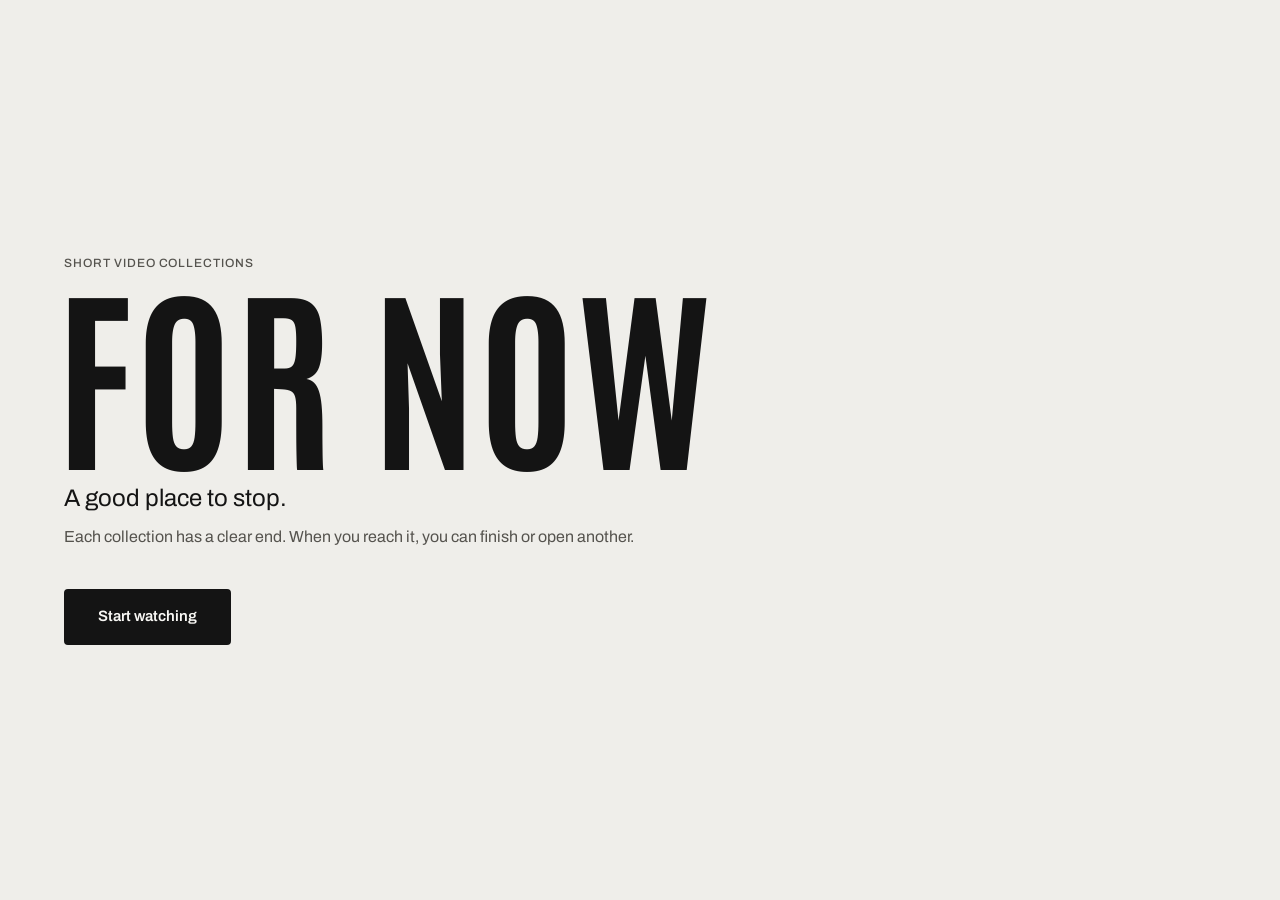
<file: index.html>
<!DOCTYPE html>
<html lang="en">
<head>
  <meta charset="utf-8">
  <title>For Now</title>
  <meta http-equiv="refresh" content="0; url=app/">
  <link rel="canonical" href="app/">
</head>
<body>
  <p><a href="app/">Open For Now</a></p>
</body>
</html>
</file>
<file: app/css/fonts.css>
@font-face {
  font-family: "Antonio";
  font-style: normal;
  font-weight: 700;
  font-display: swap;
  src: url("[data-uri]") format("woff2");
  unicode-range: U+0000-00FF, U+0131, U+0152-0153, U+02BB-02BC, U+02C6, U+02DA, U+02DC, U+0304, U+0308, U+0329, U+2000-206F, U+20AC, U+2122, U+2191, U+2193, U+2212, U+2215, U+FEFF, U+FFFD;
}

@font-face {
  font-family: "Antonio";
  font-style: normal;
  font-weight: 700;
  font-display: swap;
  src: url("[data-uri]") format("woff2");
  unicode-range: U+0100-02BA, U+02BD-02C5, U+02C7-02CC, U+02CE-02D7, U+02DD-02FF, U+0304, U+0308, U+0329, U+1D00-1DBF, U+1E00-1E9F, U+1EF2-1EFF, U+2020, U+20A0-20AB, U+20AD-20C4, U+2113, U+2C60-2C7F, U+A720-A7FF;
}

@font-face {
  font-family: "Archivo";
  font-style: normal;
  font-weight: 400 600;
  font-display: swap;
  src: url("[data-uri]") format("woff2");
  unicode-range: U+0000-00FF, U+0131, U+0152-0153, U+02BB-02BC, U+02C6, U+02DA, U+02DC, U+0304, U+0308, U+0329, U+2000-206F, U+20AC, U+2122, U+2191, U+2193, U+2212, U+2215, U+FEFF, U+FFFD;
}

@font-face {
  font-family: "Archivo";
  font-style: normal;
  font-weight: 400 600;
  font-display: swap;
  src: url("[data-uri]") format("woff2");
  unicode-range: U+0100-02BA, U+02BD-02C5, U+02C7-02CC, U+02CE-02D7, U+02DD-02FF, U+0304, U+0308, U+0329, U+1D00-1DBF, U+1E00-1E9F, U+1EF2-1EFF, U+2020, U+20A0-20AB, U+20AD-20C4, U+2113, U+2C60-2C7F, U+A720-A7FF;
}
</file>
<file: app/css/tokens.css>
:root {
  --color-page: #EFEEEA;
  --color-surface: #F8F7F4;
  --color-text: #141414;
  --color-text-soft: #55534E;
  --color-text-on-fill: #F8F7F4;
  --color-line: #CDCAC2;
  --color-control-border: #141414;
  --color-control-hover: #E3E1DB;
  --color-focus: #141414;
  --color-focus-page: #141414;

  --color-card: #161616;
  --color-stage: #0B0B0B;

  --color-on-media: #FFFFFF;
  --color-on-media-soft: #E2E0DA;
  --color-scrim: rgba(8, 8, 8, 0.72);
  --color-scrim-strong: rgba(8, 8, 8, 0.82);
  --color-progress-track: rgba(255, 255, 255, 0.28);

  --font-display: "Antonio", "Arial Narrow", "Roboto Condensed", "Helvetica Neue", Arial, sans-serif;
  --font-body: "Archivo", system-ui, -apple-system, "Segoe UI", Roboto, Arial, sans-serif;

  --weight-display: 700;
  --weight-body: 400;
  --weight-meta: 500;
  --weight-action: 600;

  --size-display-xl: clamp(5rem, 24vw, 12.5rem);
  --size-display-l: clamp(4rem, 17vw, 9rem);
  --size-display-m: clamp(3rem, 23cqi, 7.5rem);
  --size-display-s: clamp(2rem, min(18cqi, 7.5cqh), 4.5rem);
  --size-identity: 1.5rem;
  --size-lead: clamp(1.25rem, 2.4vw, 1.5rem);
  --size-subhead: 1.125rem;
  --size-body: 1rem;
  --size-caption: 0.9375rem;
  --size-button: 0.9375rem;
  --size-meta: 0.875rem;
  --size-label: 0.75rem;

  --leading-display: 0.9;
  --leading-tight: 1.25;
  --leading-body: 1.5;
  --tracking-display: 0.01em;
  --tracking-label: 0.08em;
  --tracking-meta: 0.01em;

  --space-1: 0.25rem;
  --space-2: 0.5rem;
  --space-3: 0.75rem;
  --space-4: 1rem;
  --space-5: 1.25rem;
  --space-6: 1.5rem;
  --space-8: 2rem;
  --space-10: 2.5rem;
  --space-12: 3rem;
  --space-16: 4rem;
  --space-24: 6rem;
  --gutter: 1.25rem;
  --layout-max: 80rem;

  --radius-card: 6px;
  --radius-media: 3px;
  --radius-control: 4px;
  --border-control: 2px;
  --border-rule: 1px;
  --focus-width: 3px;
  --focus-offset: 3px;

  --touch-target: 2.75rem;
  --choice-height: 3.5rem;
  --controls-height: 4rem;
  --card-padding: 0.5rem;
  --home-band: 0px;

  --frame-w: 880;
  --frame-h: 1788;
  --frame-screen-top: 39;
  --frame-screen-side: 46;
  --frame-screen-bottom: 39;
  --frame-top-clear: 0;
  --frame-caption-reserve: 6rem;
  --frame-home-band: 60;
  --frame-controls-inset: 16;
  --frame-outer-radius: 147;
  --frame-screen-radius: 110;

  --duration-fast: 120ms;
}

@media (min-width: 48rem) {
  :root {
    --gutter: 2.5rem;
  }
}

.theme-dark {
  color-scheme: dark;
  --color-card: #161616;
  --color-surface: #262626;
  --color-text: #F2F1ED;
  --color-text-soft: #ABA8A1;
  --color-text-on-fill: #141414;
  --color-line: #2E2E2E;
  --color-control-border: #8A8780;
  --color-control-hover: #303030;
  --color-focus: #F2F1ED;
}

@media (max-width: 47.99rem) {
  .view--collection:not(.is-at-ending) .bar {
    color-scheme: dark;
    color: var(--color-text);
    --color-page: #161616;
    --color-surface: #262626;
    --color-text: #F2F1ED;
    --color-text-soft: #ABA8A1;
    --color-line: #2E2E2E;
    --color-control-border: #F2F1ED;
    --color-control-hover: #303030;
    --color-focus: #F2F1ED;
  }
}

.theme-paper {
  color-scheme: light;
  --color-background: #EFEEEA;
  --color-surface: #F8F7F4;
  --color-text: #141414;
  --color-text-soft: #55534E;
  --color-text-on-fill: #F8F7F4;
  --color-line: #CDCAC2;
  --color-control-border: #141414;
  --color-control-hover: #E3E1DB;
  --color-focus: #141414;
}
</file>
<file: app/css/base.css>
*,
*::before,
*::after {
  box-sizing: border-box;
}

body {
  margin: 0;
  background: var(--color-page);
  color: var(--color-text);
  font-family: var(--font-body);
  font-weight: var(--weight-body);
  font-size: var(--size-body);
  line-height: var(--leading-body);
  -webkit-font-smoothing: antialiased;
  text-rendering: optimizeLegibility;
}

h1,
h2,
p {
  margin: 0;
}

[hidden] {
  display: none !important;
}

:focus-visible {
  outline: var(--focus-width) solid var(--color-focus);
  outline-offset: var(--focus-offset);
}

[tabindex="-1"]:is(h1, h2):focus-visible {
  outline-width: 2px;
  outline-offset: 6px;
}

.visually-hidden {
  position: absolute;
  width: 1px;
  height: 1px;
  overflow: hidden;
  clip: rect(0 0 0 0);
  white-space: nowrap;
}

.type-display {
  font-family: var(--font-display);
  font-weight: var(--weight-display);
  line-height: var(--leading-display);
  letter-spacing: var(--tracking-display);
  text-transform: uppercase;
  text-wrap: balance;
  overflow-wrap: break-word;
}

.type-label {
  font-size: var(--size-label);
  font-weight: var(--weight-meta);
  letter-spacing: var(--tracking-label);
  line-height: var(--leading-tight);
  text-transform: uppercase;
  color: var(--color-text-soft);
}

.type-meta {
  font-size: var(--size-meta);
  font-weight: var(--weight-meta);
  letter-spacing: var(--tracking-meta);
  line-height: var(--leading-tight);
}

.type-lead {
  font-size: var(--size-lead);
  line-height: var(--leading-tight);
}

.btn {
  display: inline-flex;
  align-items: center;
  justify-content: center;
  min-height: var(--touch-target);
  padding: var(--space-3) var(--space-6);
  border: var(--border-control) solid var(--color-control-border);
  border-radius: var(--radius-control);
  background: var(--color-surface);
  color: var(--color-text);
  font: inherit;
  font-size: var(--size-button);
  font-weight: var(--weight-action);
  line-height: var(--leading-tight);
  text-align: center;
  cursor: pointer;
}

.btn:hover {
  background: var(--color-control-hover);
}

.btn--primary {
  min-height: var(--choice-height);
  padding-inline: var(--space-8);
  border-color: var(--color-text);
  background: var(--color-text);
  color: var(--color-text-on-fill);
}

.btn--primary:hover {
  background: var(--color-text);
  box-shadow: 0 0 0 2px var(--color-page), 0 0 0 4px var(--color-text);
}

.btn--bar {
  flex-shrink: 0;
  padding: 0 var(--space-5);
}

.btn--choice {
  min-height: var(--choice-height);
  padding: var(--space-3) var(--space-4);
}

.btn--link {
  min-height: var(--touch-target);
  padding: var(--space-2) var(--space-1);
  border: 0;
  background: transparent;
  color: var(--color-text);
  font-weight: var(--weight-meta);
  text-decoration: underline;
  text-decoration-thickness: 1px;
  text-underline-offset: 0.25em;
}

.btn--link:hover {
  background: transparent;
  text-decoration-thickness: 2px;
}

@media (prefers-reduced-motion: no-preference) {
  .btn,
  .control {
    transition: background-color var(--duration-fast) ease,
                border-color var(--duration-fast) ease,
                box-shadow var(--duration-fast) ease;
  }
}
</file>
<file: app/css/app.css>
.view--page {
  min-height: 100vh;
  min-height: 100dvh;
  display: grid;
  align-items: center;
  padding: var(--space-12) var(--gutter);
}

.poster {
  width: 100%;
  max-width: 72rem;
  margin: 0 auto;
  display: flex;
  flex-direction: column;
  align-items: flex-start;
}

.poster__title {
  margin-top: var(--space-2);
}

.poster__title--xl {
  font-size: var(--size-display-xl);
  margin-left: -0.04em;
}

.poster__title--l {
  font-size: var(--size-display-l);
  margin-left: -0.03em;
}

.poster__lead {
  margin-top: var(--space-6);
}

.poster__text {
  max-width: 38rem;
  margin-top: var(--space-3);
  color: var(--color-text-soft);
}

.poster__action {
  margin-top: var(--space-10);
}

.poster__links {
  display: flex;
  flex-wrap: wrap;
  column-gap: var(--space-8);
}

.poster__links .btn--link {
  padding-inline: 0;
}

.poster__foot {
  align-self: stretch;
  margin-top: var(--space-16);
  padding-top: var(--space-4);
  border-top: var(--border-rule) solid var(--color-line);
  color: var(--color-text-soft);
}

.view--collection {
  height: 100vh;
  height: 100dvh;
  display: flex;
  flex-direction: column;
  overflow: hidden;
}

.bar {
  flex: none;
  background: var(--color-page);
}

.bar__inner {
  max-width: calc(var(--layout-max) + 2 * var(--gutter));
  margin: 0 auto;
  padding: var(--space-2) var(--gutter);
  display: flex;
  align-items: center;
  justify-content: space-between;
  gap: var(--space-4);
}

.bar__inner:focus-visible {
  outline-offset: -3px;
}

.bar__identity {
  min-width: 0;
  display: flex;
  flex-wrap: wrap;
  align-items: baseline;
  column-gap: var(--space-3);
  row-gap: var(--space-1);
}

.bar__project {
  font-size: var(--size-identity);
  line-height: 1;
}

.bar__collection {
  color: var(--color-text-soft);
}

.bar__finish {
  flex: none;
  display: flex;
  align-items: center;
  gap: var(--space-3);
}

.bar__finish-note {
  color: var(--color-text-soft);
}

.is-at-ending .bar__finish {
  visibility: hidden;
}

.stage {
  --card-height: min(calc(100dvh - 6.5rem), 56rem);
  flex: 1;
  min-height: 0;
  width: 100%;
  display: grid;
  place-items: center;
  padding: var(--space-4) var(--gutter) var(--space-5);
}

.collection-info {
  display: none;
}

.card {
  height: var(--card-height);
  width: calc((var(--card-height) - 2 * var(--card-padding) - var(--controls-height)) * 0.5625 + 2 * var(--card-padding));
  min-width: 20rem;
  max-width: 100%;
  position: relative;
  container: card / inline-size;
  padding: var(--card-padding);
  display: flex;
  flex-direction: column;
  background: var(--color-card);
  color: var(--color-text);
  border-radius: var(--radius-card);
}

.card:has(.scroller:focus-visible) {
  outline: var(--focus-width) solid var(--color-focus-page);
  outline-offset: var(--focus-offset);
}

.scroller {
  flex: 1;
  min-height: 0;
  overflow-y: auto;
  overscroll-behavior: contain;
  scroll-snap-type: y mandatory;

  overflow-anchor: none;
  scrollbar-width: none;
  border-radius: var(--radius-media);
}

.scroller::-webkit-scrollbar {
  display: none;
}

.scroller:focus-visible {
  outline: none;
}

.slide {
  height: 100%;
  padding-bottom: calc(var(--controls-height) + var(--home-band));
  display: grid;
  grid-template: minmax(0, 1fr) / minmax(0, 1fr);
  scroll-snap-align: start;
  scroll-snap-stop: always;
}

.slide > .frame,
.slide > .caption,
.slide > .progress {
  grid-area: 1 / 1;
}

.frame {
  position: relative;
  overflow: hidden;
  border-radius: var(--radius-media);
  background: var(--color-stage);
  display: grid;
  place-items: center;
  container-type: size;
}

.frame > * {
  grid-area: 1 / 1;
}

.frame--video {
  cursor: pointer;
}

.frame__picture {
  position: relative;
  width: min(100cqw, 100cqh * var(--picture-ratio, 0.5625));
  overflow: hidden;
}

.frame__video {
  position: absolute;
  inset: 0;
  width: 100%;
  height: 100%;
  object-fit: cover;
}

.frame__label {
  padding: var(--space-2) var(--space-3);
  border-radius: var(--radius-control);
  background: var(--color-scrim);
  color: var(--color-on-media);
  font-size: var(--size-meta);
  font-weight: var(--weight-meta);
}

.frame__detail {
  position: absolute;
  top: var(--space-3);
  left: var(--space-3);
  padding: var(--space-1) var(--space-2);
  border-radius: var(--radius-control);
  background: var(--color-scrim);
  color: var(--color-on-media);
  font-size: var(--size-label);
}

.frame__paused {
  position: relative;
  z-index: 1;
  width: 4.5rem;
  height: 4.5rem;
  display: grid;
  place-items: center;
  border-radius: 50%;
  background: var(--color-scrim);
  color: var(--color-on-media);
  pointer-events: none;
}

.frame__paused svg {
  width: 2rem;
  height: 2rem;
  fill: currentColor;
}

.frame__chip {
  position: relative;
  z-index: 1;
  min-height: var(--touch-target);
  padding: var(--space-2) var(--space-5);
  border: 0;
  border-radius: var(--radius-control);
  background: var(--color-on-media);
  color: #141414;
  font: inherit;
  font-size: var(--size-button);
  font-weight: var(--weight-action);
  cursor: pointer;
}

.frame :focus-visible {
  outline: var(--focus-width) solid var(--color-on-media);
  outline-offset: 2px;
  box-shadow: 0 0 0 calc(var(--focus-width) + 4px) #000000;
}

.caption {
  align-self: end;
  position: relative;
  z-index: 1;
  pointer-events: none;
  padding: var(--space-12) var(--space-4) var(--space-5);
  border-radius: 0 0 var(--radius-media) var(--radius-media);
  background: linear-gradient(to top,
    var(--color-scrim-strong) 0%,
    var(--color-scrim) calc(100% - var(--space-12)),
    rgba(8, 8, 8, 0) 100%);
  color: var(--color-on-media);
}

.caption__count {
  color: var(--color-on-media-soft);
}

.caption__state {
  display: none;
}

.is-finished .caption__state {
  display: inline;
}

.caption__text {
  margin-top: var(--space-1);
  max-width: 34rem;
  font-size: var(--size-caption);
  line-height: 1.4;
  display: -webkit-box;
  -webkit-line-clamp: 3;
  -webkit-box-orient: vertical;
  overflow: hidden;
}

.caption__hint {
  margin-top: var(--space-2);
  font-size: var(--size-meta);
  font-weight: var(--weight-body);
  color: var(--color-on-media-soft);
  visibility: hidden;
}

.is-finished .caption__hint {
  visibility: visible;
}

@media not all and (orientation: landscape) and (max-height: 32rem) {
  .slide--landscape {
    grid-template-rows: minmax(0, 1fr) auto auto;
  }

  .slide--landscape > .frame {
    grid-area: 2 / 1;
    aspect-ratio: var(--picture-ratio);
    border-radius: var(--radius-media) var(--radius-media) 0 0;
  }

  .slide--landscape > .caption {
    grid-area: 3 / 1;
    padding-top: var(--space-4);
    background: var(--color-stage);
  }

  .slide--landscape > .progress {
    grid-area: 1 / 1 / 4 / 2;
  }
}

.progress {
  align-self: end;
  position: relative;
  z-index: 2;
  height: 3px;
  background: var(--color-progress-track);
  pointer-events: none;
}

.progress__fill {
  display: block;
  height: 100%;
  background: var(--color-on-media);
  transform: scaleX(0);
  transform-origin: left;
}

.slide--ending {
  padding-bottom: 0;
}

.ending {
  container-type: size;
  overflow-y: auto;
  display: flex;
  flex-direction: column;
  justify-content: center;
  justify-content: safe center;

  gap: clamp(var(--space-4), 4cqh, var(--space-8));
  padding: clamp(var(--space-4), 4cqh, var(--space-8)) var(--space-6) var(--space-6);
  border-radius: var(--radius-media);
  background: var(--color-background);
  color: var(--color-text);
}

.ending__title {
  margin-top: var(--space-3);
  font-size: var(--size-display-s);
  line-height: 1;
}

.ending__title:focus-visible {
  outline-offset: 4px;
}

.ending__note {
  margin-top: var(--space-4);
  color: var(--color-text-soft);
}

@container (max-height: 36rem) {
  .ending__title {
    font-size: clamp(1.75rem, min(16cqi, 6.5cqh), 3rem);
  }

  .ending__note {
    margin-top: var(--space-2);
  }

  .ending__next {
    margin-top: var(--space-3);
  }

  .ending__actions {
    --actions-gap: var(--space-2);
    margin-top: var(--space-3);
  }

  .ending .btn--choice {
    min-height: 3rem;
    padding-block: var(--space-2);
  }
}

.ending__decision {
  padding-top: clamp(var(--space-4), 2.5cqh, var(--space-5));
  border-top: var(--border-control) solid var(--color-text);
}

.ending__intro {
  line-height: var(--leading-tight);
}

.ending__next {
  margin-top: clamp(var(--space-3), 2.5cqh, var(--space-5));
}

.ending__next-title {
  margin-top: var(--space-1);
  font-size: var(--size-subhead);
  font-weight: var(--weight-action);
  line-height: var(--leading-tight);
}

.ending__about {
  margin-top: var(--space-1);
  color: var(--color-text-soft);
}

.ending__facts {
  margin-top: var(--space-1);
  color: var(--color-text-soft);
}

.ending__actions {
  --actions-gap: var(--space-3);
  margin-top: clamp(var(--space-4), 3cqh, var(--space-6));
  display: grid;
  grid-template-columns: minmax(0, 1fr);
  gap: var(--actions-gap);
}

.ending__finish {
  grid-row: span 2;
  display: grid;
  grid-template-rows: subgrid;
}

.ending__finish-note {
  margin-top: calc(var(--space-1) - var(--actions-gap));
  color: var(--color-text-soft);
}

.ending__back {
  grid-column: 1 / -1;
  justify-self: center;
  margin-top: calc(var(--space-2) * -1);
}

.controls {
  position: absolute;
  z-index: 2;
  left: var(--card-padding);
  right: var(--card-padding);
  bottom: var(--card-padding);
  height: calc(var(--controls-height) + var(--home-band));
  padding-top: var(--space-1);
  padding-bottom: var(--home-band);
  background: var(--color-card);
  display: grid;
  grid-template-columns: repeat(4, minmax(0, 1fr));
  gap: var(--space-1);
}

.is-at-ending .controls {
  display: none;
}

.control {
  min-height: var(--touch-target);
  padding: var(--space-1) var(--space-1);
  border: 0;
  border-radius: var(--radius-control);
  background: transparent;
  color: var(--color-text);
  font: inherit;
  font-size: var(--size-label);
  font-weight: var(--weight-action);
  letter-spacing: var(--tracking-meta);
  line-height: 1.2;
  white-space: nowrap;
  cursor: pointer;
  display: flex;
  flex-direction: column;
  align-items: center;
  justify-content: center;
  gap: var(--space-1);
}

.control::before {
  content: "";
  flex: none;
  width: 1.375rem;
  height: 1.375rem;
  background: currentColor;
  -webkit-mask: var(--icon) center / contain no-repeat;
  mask: var(--icon) center / contain no-repeat;
}

.control:hover {
  background: var(--color-control-hover);
}

.control:active:not([aria-disabled="true"]) {
  background: var(--color-control-hover);
  box-shadow: inset 0 0 0 2px var(--color-control-border);
}

.control[aria-disabled="true"] {
  opacity: 0.4;
  cursor: default;
}

.control[aria-disabled="true"]:hover {
  background: transparent;
}

.control--prev {
  --icon: url("data:image/svg+xml,%3Csvg xmlns='http://www.w3.org/2000/svg' viewBox='0 0 24 24' fill='none' stroke='black' stroke-width='2.5' stroke-linecap='round' stroke-linejoin='round'%3E%3Cpath d='M6 15l6-6 6 6'/%3E%3C/svg%3E");
}

.control--next {
  --icon: url("data:image/svg+xml,%3Csvg xmlns='http://www.w3.org/2000/svg' viewBox='0 0 24 24' fill='none' stroke='black' stroke-width='2.5' stroke-linecap='round' stroke-linejoin='round'%3E%3Cpath d='M6 9l6 6 6-6'/%3E%3C/svg%3E");
}

.control--sound {
  --icon: url("data:image/svg+xml,%3Csvg xmlns='http://www.w3.org/2000/svg' viewBox='0 0 24 24'%3E%3Cpath d='M3.5 9h4l5-4.5v15l-5-4.5h-4z'/%3E%3Cpath d='M16.5 9.5l5 5M21.5 9.5l-5 5' fill='none' stroke='black' stroke-width='2' stroke-linecap='round'/%3E%3C/svg%3E");
}

.control--sound[aria-pressed="true"] {
  --icon: url("data:image/svg+xml,%3Csvg xmlns='http://www.w3.org/2000/svg' viewBox='0 0 24 24'%3E%3Cpath d='M3.5 9h4l5-4.5v15l-5-4.5h-4z'/%3E%3Cpath d='M16 8.5a5 5 0 0 1 0 7M18.8 5.8a9 9 0 0 1 0 12.4' fill='none' stroke='black' stroke-width='2' stroke-linecap='round'/%3E%3C/svg%3E");
}

.control--play {
  --icon: url("data:image/svg+xml,%3Csvg xmlns='http://www.w3.org/2000/svg' viewBox='0 0 24 24'%3E%3Cpath d='M7 4.5v15L19.5 12z'/%3E%3C/svg%3E");
}

.control--play[data-state="playing"] {
  --icon: url("data:image/svg+xml,%3Csvg xmlns='http://www.w3.org/2000/svg' viewBox='0 0 24 24'%3E%3Crect x='6' y='4.5' width='4.5' height='15' rx='1'/%3E%3Crect x='13.5' y='4.5' width='4.5' height='15' rx='1'/%3E%3C/svg%3E");
}

.control--play[data-state="paused"] {
  background: var(--color-text);
  color: var(--color-text-on-fill);
}

.control--play[data-state="ended"] {
  --icon: url("data:image/svg+xml,%3Csvg xmlns='http://www.w3.org/2000/svg' viewBox='0 0 24 24'%3E%3Cpath d='M12 4V1L7 5.5 12 10V7a5 5 0 1 1-5 5H4a8 8 0 1 0 8-8z'/%3E%3C/svg%3E");
}

@container card (max-width: 15em) {
  .scroller,
  .controls {
    --controls-height: 7rem;
  }

  .controls {
    grid-template-columns: repeat(2, minmax(0, 1fr));
    align-content: center;
  }
}

@media (min-width: 48rem) and (min-height: 34rem) {
  .card {
    --u: calc(var(--card-height) / var(--frame-h));
    --home-band: calc(var(--frame-home-band) * var(--u));
    width: calc(var(--card-height) * var(--frame-w) / var(--frame-h));
    min-width: 0;
    padding: calc(var(--frame-screen-top) * var(--u))
             calc(var(--frame-screen-side) * var(--u))
             calc(var(--frame-screen-bottom) * var(--u));
    background-clip: content-box;
    border-radius: calc(var(--frame-outer-radius) * var(--u));
  }

  .card::after {
    content: "";
    position: absolute;
    inset: 0;
    z-index: 4;
    pointer-events: none;
    background: url("../images/phone-frame-iphone-15-pro.png") center / 100% 100% no-repeat;
  }

  .scroller {
    border-radius: calc(var(--frame-screen-radius) * var(--u));
  }

  .slide {
    padding-top: calc(var(--frame-top-clear) * var(--u));
    background: var(--color-stage);
  }

  .frame__picture {
    align-self: start;
    margin-top: max(0px, (100cqh - var(--frame-caption-reserve)
      - min(100cqw / var(--picture-ratio, 0.5625), 100cqh)) / 2);
  }

  .slide--ending {
    background: var(--color-page);
  }

  .frame,
  .caption {
    border-radius: 0;
  }

  .controls {
    left: calc(var(--frame-screen-side) * var(--u));
    right: calc(var(--frame-screen-side) * var(--u));
    bottom: calc(var(--frame-screen-bottom) * var(--u));
    padding-inline: calc(var(--frame-controls-inset) * var(--u));
    border-radius: 0 0 calc(var(--frame-screen-radius) * var(--u)) calc(var(--frame-screen-radius) * var(--u));
  }

  .ending {
    border-radius: 0;
    padding-bottom: calc(var(--space-6) + var(--home-band));
  }
}

@media (min-width: 60rem) and (min-height: 34rem) {
  .stage {
    max-width: calc(var(--layout-max) + 2 * var(--gutter));
    margin: 0 auto;
    grid-template-columns: minmax(0, 1fr) auto minmax(0, 1fr);
    column-gap: var(--space-8);
    place-items: end stretch;
    padding-inline: var(--gutter);
  }

  .stage {
    align-content: end;
  }

  .collection-info {
    --u: calc(var(--card-height) / var(--frame-h));
    --video-middle: calc((var(--frame-screen-top) + var(--frame-top-clear)) * var(--u)
      + (var(--card-height)
         - (var(--frame-screen-top) + var(--frame-top-clear) + var(--frame-screen-bottom) + var(--frame-home-band)) * var(--u)
         - var(--controls-height) - var(--frame-caption-reserve)) / 2);
    container-type: inline-size;
    align-self: stretch;
    display: flex;
    flex-direction: column;
    align-items: flex-start;
    justify-content: center;
    justify-content: safe center;
    padding-bottom: calc(var(--card-height) - 2 * var(--video-middle));
  }

  .collection-info__title {
    margin-top: var(--space-2);
    margin-left: -0.03em;
    font-size: var(--size-display-m);
  }

  .collection-info__about {
    margin-top: var(--space-6);
    color: var(--color-text-soft);
  }

  .collection-info__facts {
    margin-top: var(--space-2);
  }

  .card {
    justify-self: center;
  }

  .bar__collection {
    position: absolute;
    width: 1px;
    height: 1px;
    overflow: hidden;
    clip: rect(0 0 0 0);
    white-space: nowrap;
  }
}

@media (max-width: 47.99rem) {
  .bar {
    border-bottom: var(--border-rule) solid var(--color-line);
  }

  .bar__inner {
    padding: var(--space-2) var(--space-4);
  }

  .bar__project {
    font-size: 1.25rem;
  }

  .bar__finish-note {
    position: absolute;
    width: 1px;
    height: 1px;
    overflow: hidden;
    clip: rect(0 0 0 0);
    white-space: nowrap;
  }

  .stage {
    padding: 0;
    place-items: stretch;
    grid-template-rows: minmax(0, 1fr);
    grid-template-columns: minmax(0, 1fr);
  }

  .card {
    width: 100%;
    height: 100%;
    min-width: 0;
    padding: 0 0 env(safe-area-inset-bottom);
    border-radius: 0;
  }

  .card:has(.scroller:focus-visible) {
    outline: none;
  }

  .card:has(.scroller:focus-visible)::after {
    content: "";
    position: absolute;
    inset: 0;
    z-index: 3;
    pointer-events: none;
    border: var(--focus-width) solid var(--color-focus);
    box-shadow: inset 0 0 0 2px #000000;
  }

  .scroller,
  .frame,
  .caption,
  .ending {
    border-radius: 0;
  }

  .controls {
    left: 0;
    right: 0;
    bottom: env(safe-area-inset-bottom, 0px);
    padding: var(--space-1) var(--space-2) var(--space-2);
  }

  .card {
    --controls-height: 4.5rem;
  }

  .ending {
    padding: var(--space-8) var(--gutter) var(--space-6);
  }
}

@media (orientation: landscape) and (max-height: 32rem) {
  .view--page {
    padding-block: var(--space-6);
  }

  .poster {
    display: grid;
    grid-template-columns: auto minmax(0, 1fr);
    column-gap: var(--space-10);
    align-items: end;
    justify-items: start;
  }

  .poster > * {
    grid-column: 2;
  }

  .poster > .type-label,
  .poster__title {
    grid-column: 1;
  }

  .poster > .type-label {
    grid-row: 1;
  }

  .poster__title {
    grid-row: 2 / span 4;
    align-self: start;
  }

  .poster__title--xl,
  .poster__title--l {
    font-size: min(16vw, 30vh);
  }

  .poster__lead {
    grid-row: 2;
    margin-top: 0;
  }

  .poster__text {
    grid-row: 3;
  }

  .poster__action {
    grid-row: 4;
    margin-top: var(--space-6);
  }

  .poster__foot {
    grid-column: 1 / -1;
    margin-top: var(--space-6);
  }

  .bar__inner {
    padding-top: var(--space-1);
    padding-bottom: var(--space-1);
  }

  .stage {
    padding: var(--space-2) var(--gutter);
    place-items: stretch;
    grid-template-rows: minmax(0, 1fr);
    grid-template-columns: minmax(0, 1fr);
  }

  .card {
    --controls-height: 3.5rem;
    justify-self: center;
    width: min(100%, 48rem);
    height: 100%;
    min-width: 0;
    padding: var(--card-padding);
    border-radius: var(--radius-card);
  }

  .scroller,
  .frame,
  .ending {
    border-radius: var(--radius-media);
  }

  .slide {
    grid-template-columns: minmax(0, 1fr) minmax(10rem, 16rem);
    column-gap: var(--space-4);
  }

  .slide > .frame,
  .slide > .progress {
    grid-area: 1 / 1;
  }

  .slide > .caption {
    grid-area: 1 / 2;
    padding: 0 0 var(--space-2);
    background: none;
    color: var(--color-text);
    pointer-events: auto;
  }

  .caption__count,
  .caption__hint {
    color: var(--color-text-soft);
  }

  .caption__text {
    -webkit-line-clamp: 6;
  }

  .slide--ending {
    grid-template-columns: minmax(0, 1fr);
  }

  .controls {
    left: var(--card-padding);
    right: var(--card-padding);
    bottom: var(--card-padding);
  }

  .control {
    flex-direction: row;
    gap: var(--space-1);
  }

  .ending {
    display: grid;
    grid-template-columns: minmax(0, 1fr) minmax(0, 17rem);
    grid-auto-rows: auto;
    align-content: center;
    align-content: safe center;
    column-gap: var(--space-8);
    row-gap: var(--space-1);
    padding: var(--space-4) var(--space-6);
  }

  .ending__title {
    font-size: clamp(1.75rem, min(9cqi, 11cqh), 3rem);
  }

  .ending__head {
    grid-column: 1;
    grid-row: 1;
  }

  .ending__decision {
    display: contents;
  }

  .ending__next {
    grid-column: 1;
    grid-row: 2;
    margin-top: var(--space-3);
    padding-top: var(--space-3);
    border-top: var(--border-control) solid var(--color-text);
  }

  .ending__intro {
    grid-column: 2;
    grid-row: 1;
    align-self: end;
    margin-bottom: var(--space-1);
  }

  .ending__actions {
    grid-column: 2;
    grid-row: 2;
    align-self: start;
    grid-template-columns: minmax(0, 1fr);
    margin-top: 0;
  }
}
</file>
